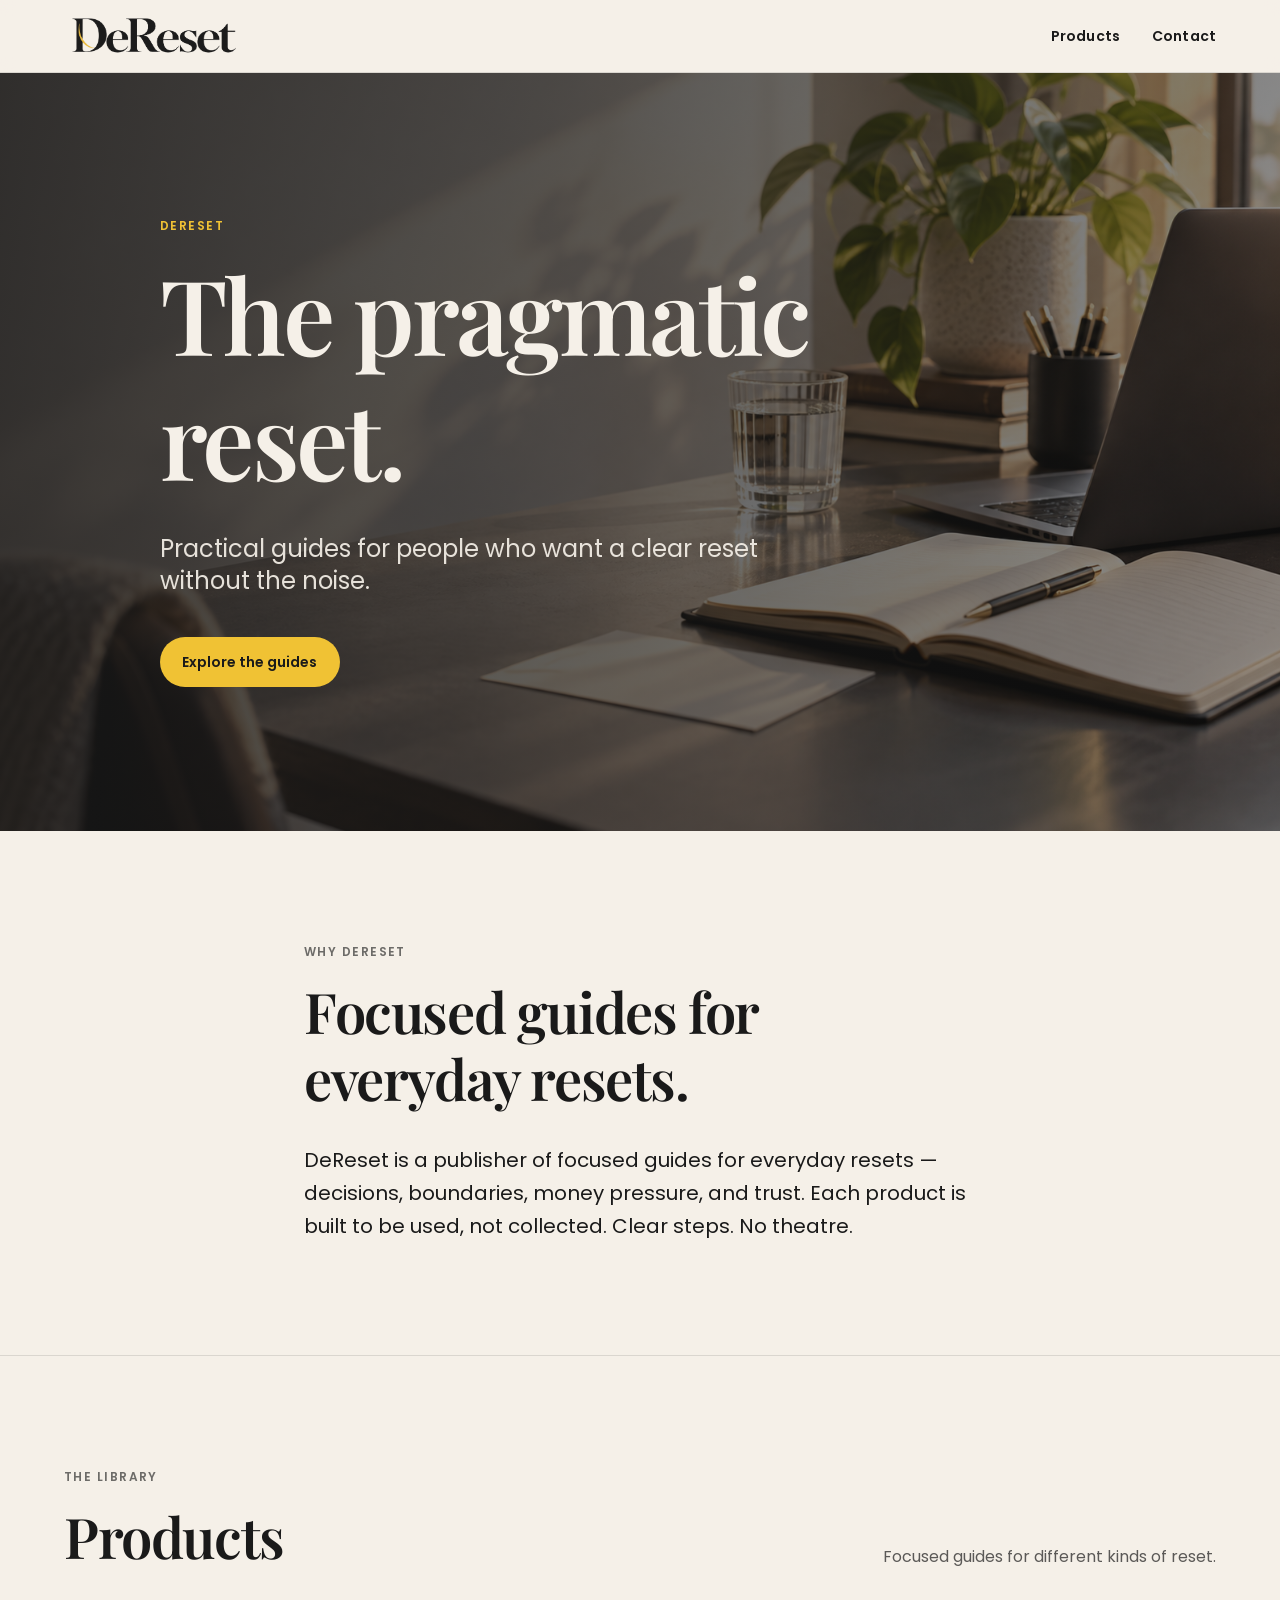
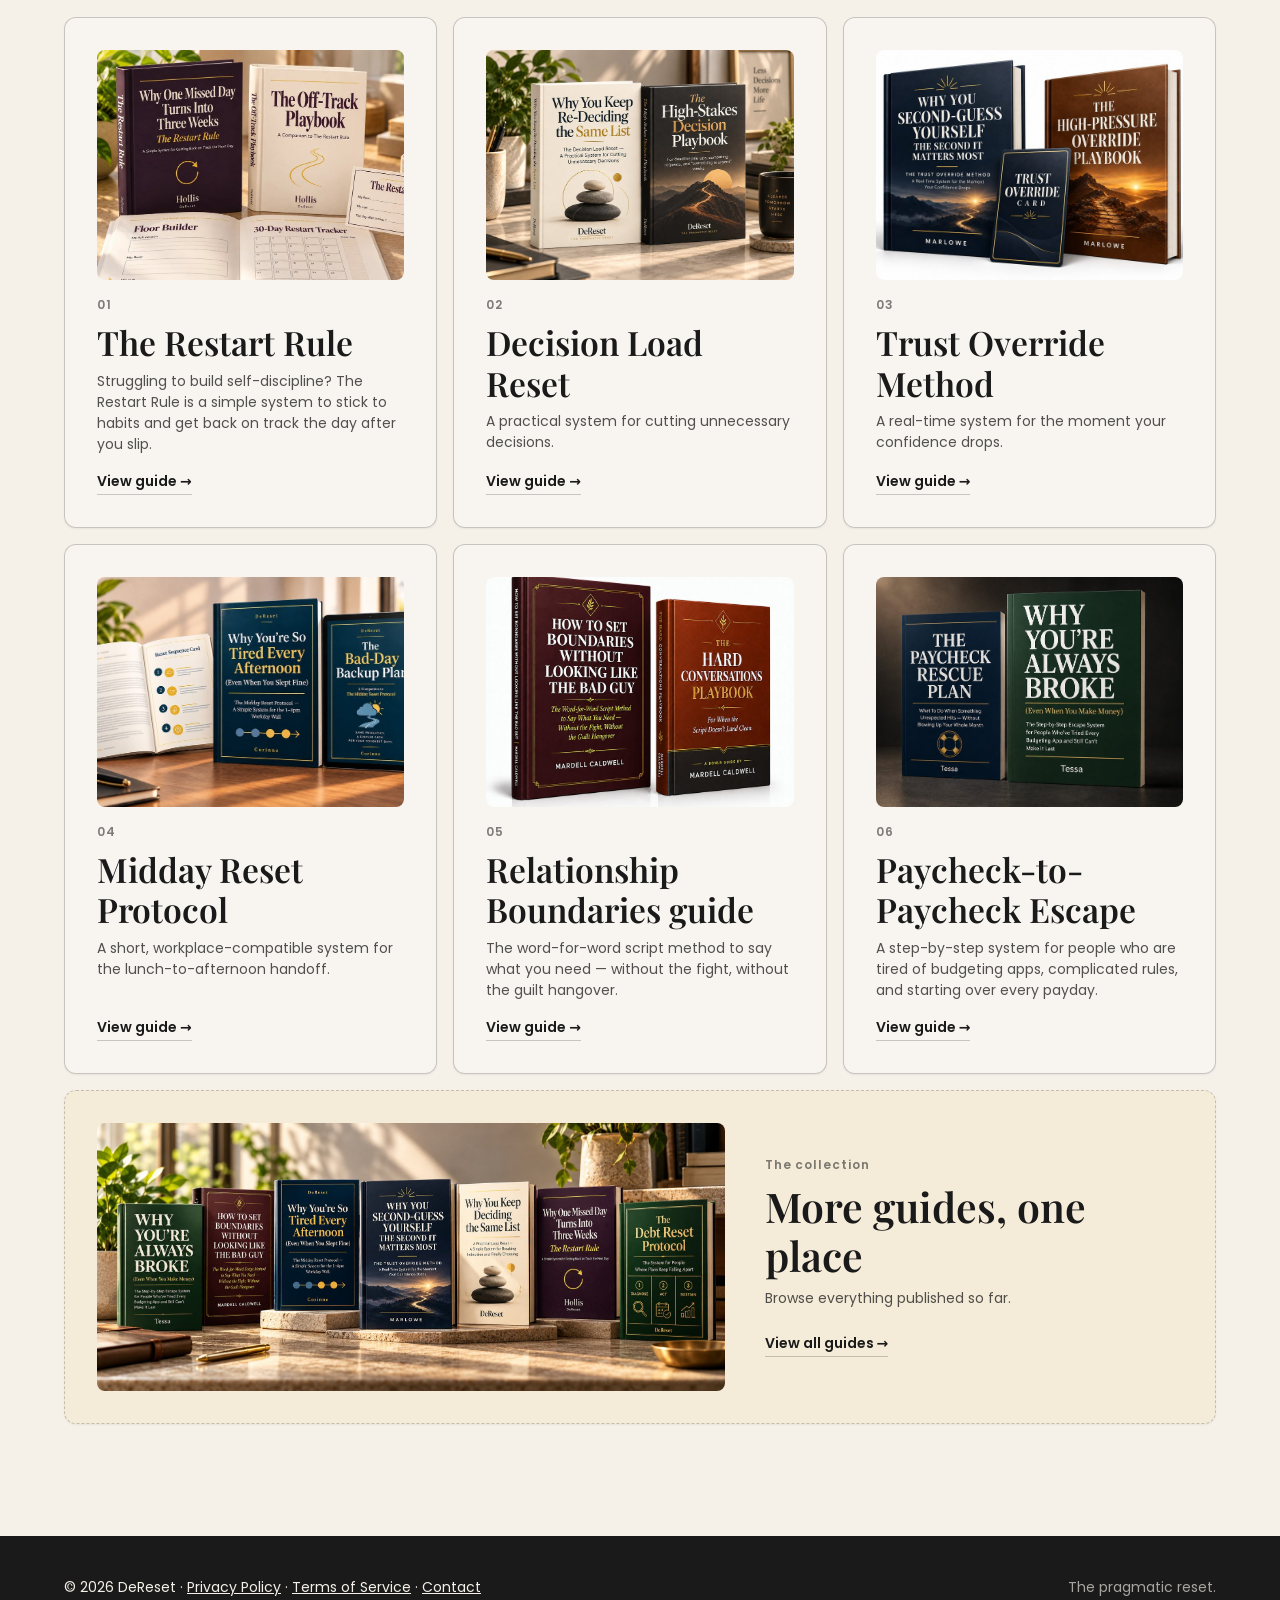
<file: index.html>
<!DOCTYPE html>
<html lang="en">
<head>
  <meta charset="utf-8">
  <meta name="viewport" content="width=device-width, initial-scale=1">

  <title>DeReset — The pragmatic reset.</title>
  <meta name="description" content="DeReset is a publisher of focused guides for everyday resets — decisions, boundaries, money pressure, and trust. Clear steps. No theatre.">

  <link rel="canonical" href="https://dereset.com/">

  <!-- Favicon Package A (locked) -->
  <link rel="icon" type="image/png" sizes="32x32" href="/favicon-32x32.png">
  <link rel="icon" type="image/png" sizes="16x16" href="/favicon-16x16.png">
  <link rel="apple-touch-icon" sizes="180x180" href="/apple-touch-icon.png">
  <link rel="manifest" href="/site.webmanifest">
  <meta name="theme-color" content="#f5f0e8">

  <!-- Open Graph -->
  <meta property="og:type" content="website">
  <meta property="og:url" content="https://dereset.com/">
  <meta property="og:title" content="DeReset — The pragmatic reset.">
  <meta property="og:description" content="DeReset is a publisher of focused guides for everyday resets — decisions, boundaries, money pressure, and trust. Clear steps. No theatre.">
  <meta property="og:site_name" content="DeReset">

  <!-- Twitter -->
  <meta name="twitter:card" content="summary">
  <meta name="twitter:title" content="DeReset — The pragmatic reset.">
  <meta name="twitter:description" content="DeReset is a publisher of focused guides for everyday resets — decisions, boundaries, money pressure, and trust. Clear steps. No theatre.">

  <!-- Fonts: CDN for v1. Loading method remains TODO in design system. -->
  <link rel="preconnect" href="https://fonts.googleapis.com">
  <link rel="preconnect" href="https://fonts.gstatic.com" crossorigin>
  <link href="https://fonts.googleapis.com/css2?family=Playfair+Display:wght@400;500;600&family=Poppins:wght@400;500;600&display=swap" rel="stylesheet">

  <link rel="stylesheet" href="/styles/dereset-tokens.css">
  <link rel="stylesheet" href="/styles/site.css">
</head>
<body>
  <a class="skip-link" href="#main">Skip to content</a>

  <header class="site-header">
    <div class="container header-inner">
      <a class="brand" href="/" aria-label="DeReset home">
        <!-- Dark wordmark on cream header (Decision 005 — supersedes prior light-transparent pairing) -->
        <img
          src="/assets/dereset-wordmark-dark.png"
          alt="DeReset"
          width="220"
          height="73"
        >
      </a>
      <nav aria-label="Primary navigation">
        <a class="nav-link" href="#products">Products</a>
        <a class="nav-link" href="/contact">Contact</a>
      </nav>
    </div>
  </header>

  <main id="main">
    <section class="hero" aria-labelledby="hero-title">
      <div class="container hero-inner">
        <p class="eyebrow">DeReset</p>
        <h1 id="hero-title">The pragmatic reset.</h1>
        <p class="hero-copy">Practical guides for people who want a clear reset without the noise.</p>
        <a class="button" href="#products">Explore the guides</a>
      </div>
    </section>

    <section class="story section" aria-labelledby="story-title">
      <div class="container narrow">
        <p class="section-label">Why DeReset</p>
        <h2 id="story-title">Focused guides for everyday resets.</h2>
        <p>
          DeReset is a publisher of focused guides for everyday resets —
          decisions, boundaries, money pressure, and trust.
          Each product is built to be used, not collected.
          Clear steps. No theatre.
        </p>
      </div>
    </section>

    <section class="products section" id="products" aria-labelledby="products-title">
      <div class="container">
        <div class="section-heading">
          <div>
            <p class="section-label">The library</p>
            <h2 id="products-title">Products</h2>
          </div>
          <p class="section-intro">Focused guides for different kinds of reset.</p>
        </div>

        <div class="product-grid">
          <!-- Product links go to Gumroad listing pages (Decision 008). Blurbs are sourced from each product's own Gumroad description; the PR-006 one-liner was supplied verbatim by AI DPL OS (2026-09-27). Cover images are self-hosted at /assets/products/. Order: newest first. Decision 019 (2026-09-27): six product cards fill the grid (complete rows at 3, 2 and 1 columns); the storefront card sits below the grid as a full-width banner. Product cards are capped at 6. -->
          <article class="product-card">
            <img class="product-card-img" src="/assets/products/restart-rule.jpg" alt="The Restart Rule guide and The Off-Track Playbook on a sunlit counter" loading="lazy">
            <span class="product-number">01</span>
            <h3>The Restart Rule</h3>
            <p class="product-blurb">Struggling to build self-discipline? The Restart Rule is a simple system to stick to habits and get back on track the day after you slip.</p>
            <a class="product-link" href="https://dereset.gumroad.com/l/restart-rule" target="_blank" rel="noopener">View guide →</a>
          </article>

          <article class="product-card">
            <img class="product-card-img" src="/assets/products/decision-load-reset.jpg" alt="Decision Load Reset cover" loading="lazy">
            <span class="product-number">02</span>
            <h3>Decision Load Reset</h3>
            <p class="product-blurb">A practical system for cutting unnecessary decisions.</p>
            <a class="product-link" href="https://dereset.gumroad.com/l/decision-load-reset" target="_blank" rel="noopener">View guide →</a>
          </article>

          <article class="product-card">
            <img class="product-card-img" src="/assets/products/trust-override-method.jpg" alt="Trust Override Method cover" loading="lazy">
            <span class="product-number">03</span>
            <h3>Trust Override Method</h3>
            <p class="product-blurb">A real-time system for the moment your confidence drops.</p>
            <a class="product-link" href="https://dereset.gumroad.com/l/trust-override-method" target="_blank" rel="noopener">View guide →</a>
          </article>

          <article class="product-card">
            <img class="product-card-img" src="/assets/products/midday-reset-protocol.jpg" alt="Midday Reset Protocol cover" loading="lazy">
            <span class="product-number">04</span>
            <h3>Midday Reset Protocol</h3>
            <p class="product-blurb">A short, workplace-compatible system for the lunch-to-afternoon handoff.</p>
            <a class="product-link" href="https://dereset.gumroad.com/l/midday-reset-protocol" target="_blank" rel="noopener">View guide →</a>
          </article>

          <article class="product-card">
            <img class="product-card-img" src="/assets/products/boundaries-without-bad-guy.jpg" alt="Relationship Boundaries guide cover" loading="lazy">
            <span class="product-number">05</span>
            <h3>Relationship Boundaries guide</h3>
            <p class="product-blurb">The word-for-word script method to say what you need — without the fight, without the guilt hangover.</p>
            <a class="product-link" href="https://dereset.gumroad.com/l/boundaries-without-bad-guy" target="_blank" rel="noopener">View guide →</a>
          </article>

          <article class="product-card">
            <img class="product-card-img" src="/assets/products/why-youre-always-broke.jpg" alt="Paycheck-to-Paycheck Escape cover" loading="lazy">
            <span class="product-number">06</span>
            <h3>Paycheck-to-Paycheck Escape</h3>
            <p class="product-blurb">A step-by-step system for people who are tired of budgeting apps, complicated rules, and starting over every payday.</p>
            <a class="product-link" href="https://dereset.gumroad.com/l/why-youre-always-broke" target="_blank" rel="noopener">View guide →</a>
          </article>
        </div>

        <div class="storefront-banner">
          <img class="storefront-banner-img" src="/assets/products/collection-banner.jpg" alt="The DeReset guides standing together on a sunlit counter" width="1919" height="820" loading="lazy">
          <div class="storefront-banner-body">
            <span class="product-number">The collection</span>
            <h3>More guides, one place</h3>
            <p class="product-blurb">Browse everything published so far.</p>
            <a class="product-link" href="https://dereset.gumroad.com" target="_blank" rel="noopener">View all guides →</a>
          </div>
        </div>
      </div>
    </section>
  </main>

  <footer class="site-footer">
    <div class="container footer-inner">
      <p>&copy; 2026 DeReset &middot; <a href="/privacy">Privacy Policy</a> &middot; <a href="/terms">Terms of Service</a> &middot; <a href="/contact">Contact</a></p>
      <p class="footer-note">The pragmatic reset.</p>
    </div>
  </footer>
</body>
</html>
</file>
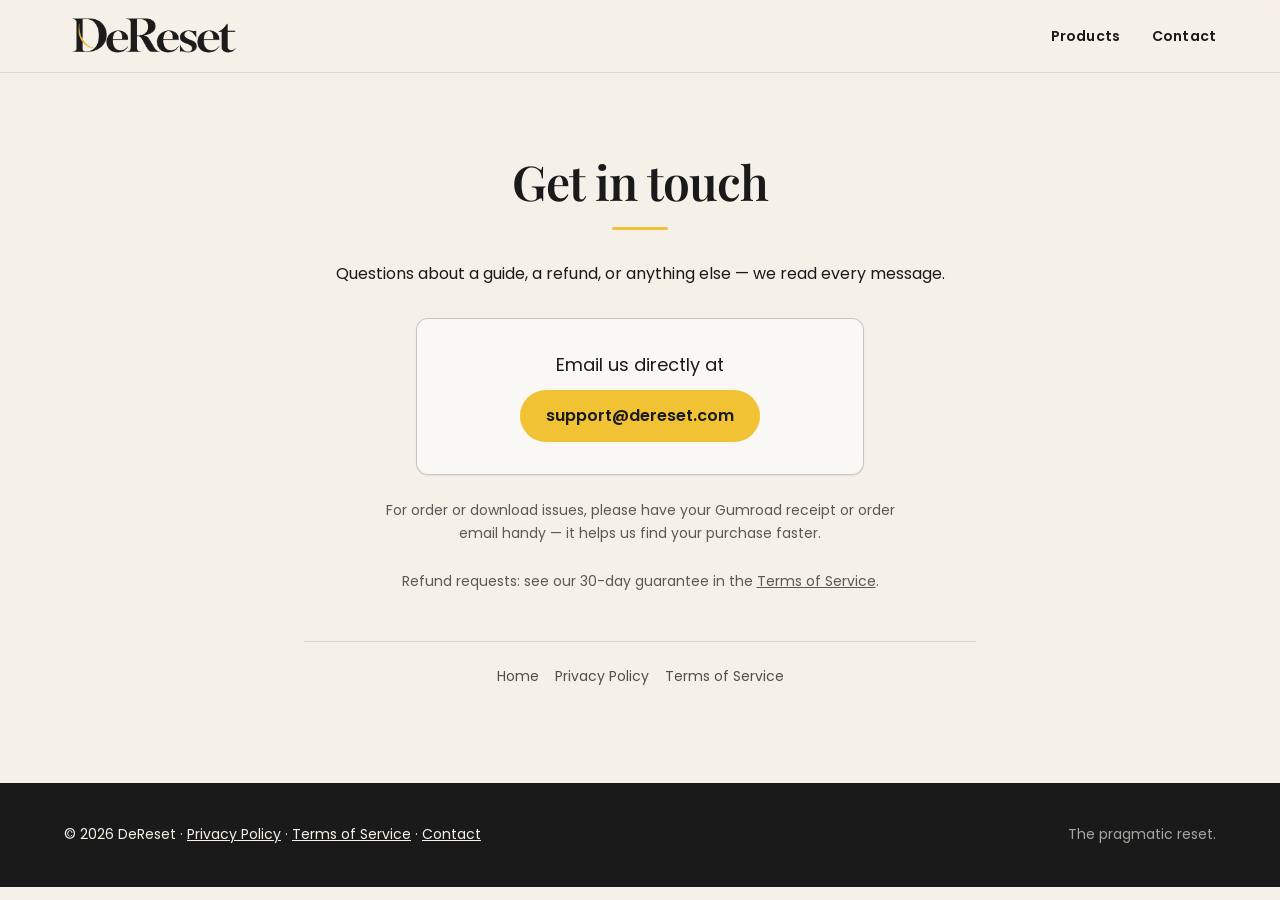
<file: contact.html>
<!DOCTYPE html>
<html lang="en">
<head>
  <meta charset="utf-8">
  <meta name="viewport" content="width=device-width, initial-scale=1">

  <title>Contact — DeReset</title>
  <meta name="description" content="Get in touch with DeReset — questions, order issues, and refund requests.">

  <link rel="canonical" href="https://dereset.com/contact">

  <!-- Favicon Package A (locked) -->
  <link rel="icon" type="image/png" sizes="32x32" href="/favicon-32x32.png">
  <link rel="icon" type="image/png" sizes="16x16" href="/favicon-16x16.png">
  <link rel="apple-touch-icon" sizes="180x180" href="/apple-touch-icon.png">
  <link rel="manifest" href="/site.webmanifest">
  <meta name="theme-color" content="#f5f0e8">

  <!-- Open Graph -->
  <meta property="og:type" content="website">
  <meta property="og:url" content="https://dereset.com/contact">
  <meta property="og:title" content="Contact — DeReset">
  <meta property="og:description" content="Get in touch with DeReset — questions, order issues, and refund requests.">
  <meta property="og:site_name" content="DeReset">

  <!-- Twitter -->
  <meta name="twitter:card" content="summary">
  <meta name="twitter:title" content="Contact — DeReset">
  <meta name="twitter:description" content="Get in touch with DeReset — questions, order issues, and refund requests.">

  <!-- Fonts: CDN for v1. Loading method remains TODO in design system. -->
  <link rel="preconnect" href="https://fonts.googleapis.com">
  <link rel="preconnect" href="https://fonts.gstatic.com" crossorigin>
  <link href="https://fonts.googleapis.com/css2?family=Playfair+Display:wght@400;500;600&family=Poppins:wght@400;500;600&display=swap" rel="stylesheet">

  <link rel="stylesheet" href="/styles/dereset-tokens.css">
  <link rel="stylesheet" href="/styles/site.css">
  <link rel="stylesheet" href="/styles/legal.css">
</head>
<body>
  <a class="skip-link" href="#main">Skip to content</a>

  <header class="site-header">
    <div class="container header-inner">
      <a class="brand" href="/" aria-label="DeReset home">
        <img
          src="/assets/dereset-wordmark-dark.png"
          alt="DeReset"
          width="220"
          height="73"
        >
      </a>
      <nav aria-label="Primary navigation">
        <a class="nav-link" href="/#products">Products</a>
        <a class="nav-link" href="/contact">Contact</a>
      </nav>
    </div>
  </header>

  <main id="main" class="legal-main">
    <div class="container narrow contact-hero">
      <h1 class="legal-title">Get in touch</h1>
      <div class="gold-rule"></div>
      <p>Questions about a guide, a refund, or anything else — we read every message.</p>

      <div class="contact-card">
        <p class="lead">Email us directly at</p>
        <a class="email-button" href="mailto:support@dereset.com">support@dereset.com</a>
      </div>

      <p class="contact-note">For order or download issues, please have your Gumroad receipt or order email handy — it helps us find your purchase faster.</p>
      <p class="contact-note">Refund requests: see our 30-day guarantee in the <a class="inline-link" href="/terms">Terms of Service</a>.</p>

      <div class="legal-nav legal-nav-center">
        <a href="/">Home</a>
        <a href="/privacy">Privacy Policy</a>
        <a href="/terms">Terms of Service</a>
      </div>
    </div>
  </main>

  <footer class="site-footer">
    <div class="container footer-inner">
      <p>&copy; 2026 DeReset &middot; <a href="/privacy">Privacy Policy</a> &middot; <a href="/terms">Terms of Service</a> &middot; <a href="/contact">Contact</a></p>
      <p class="footer-note">The pragmatic reset.</p>
    </div>
  </footer>
</body>
</html>
</file>
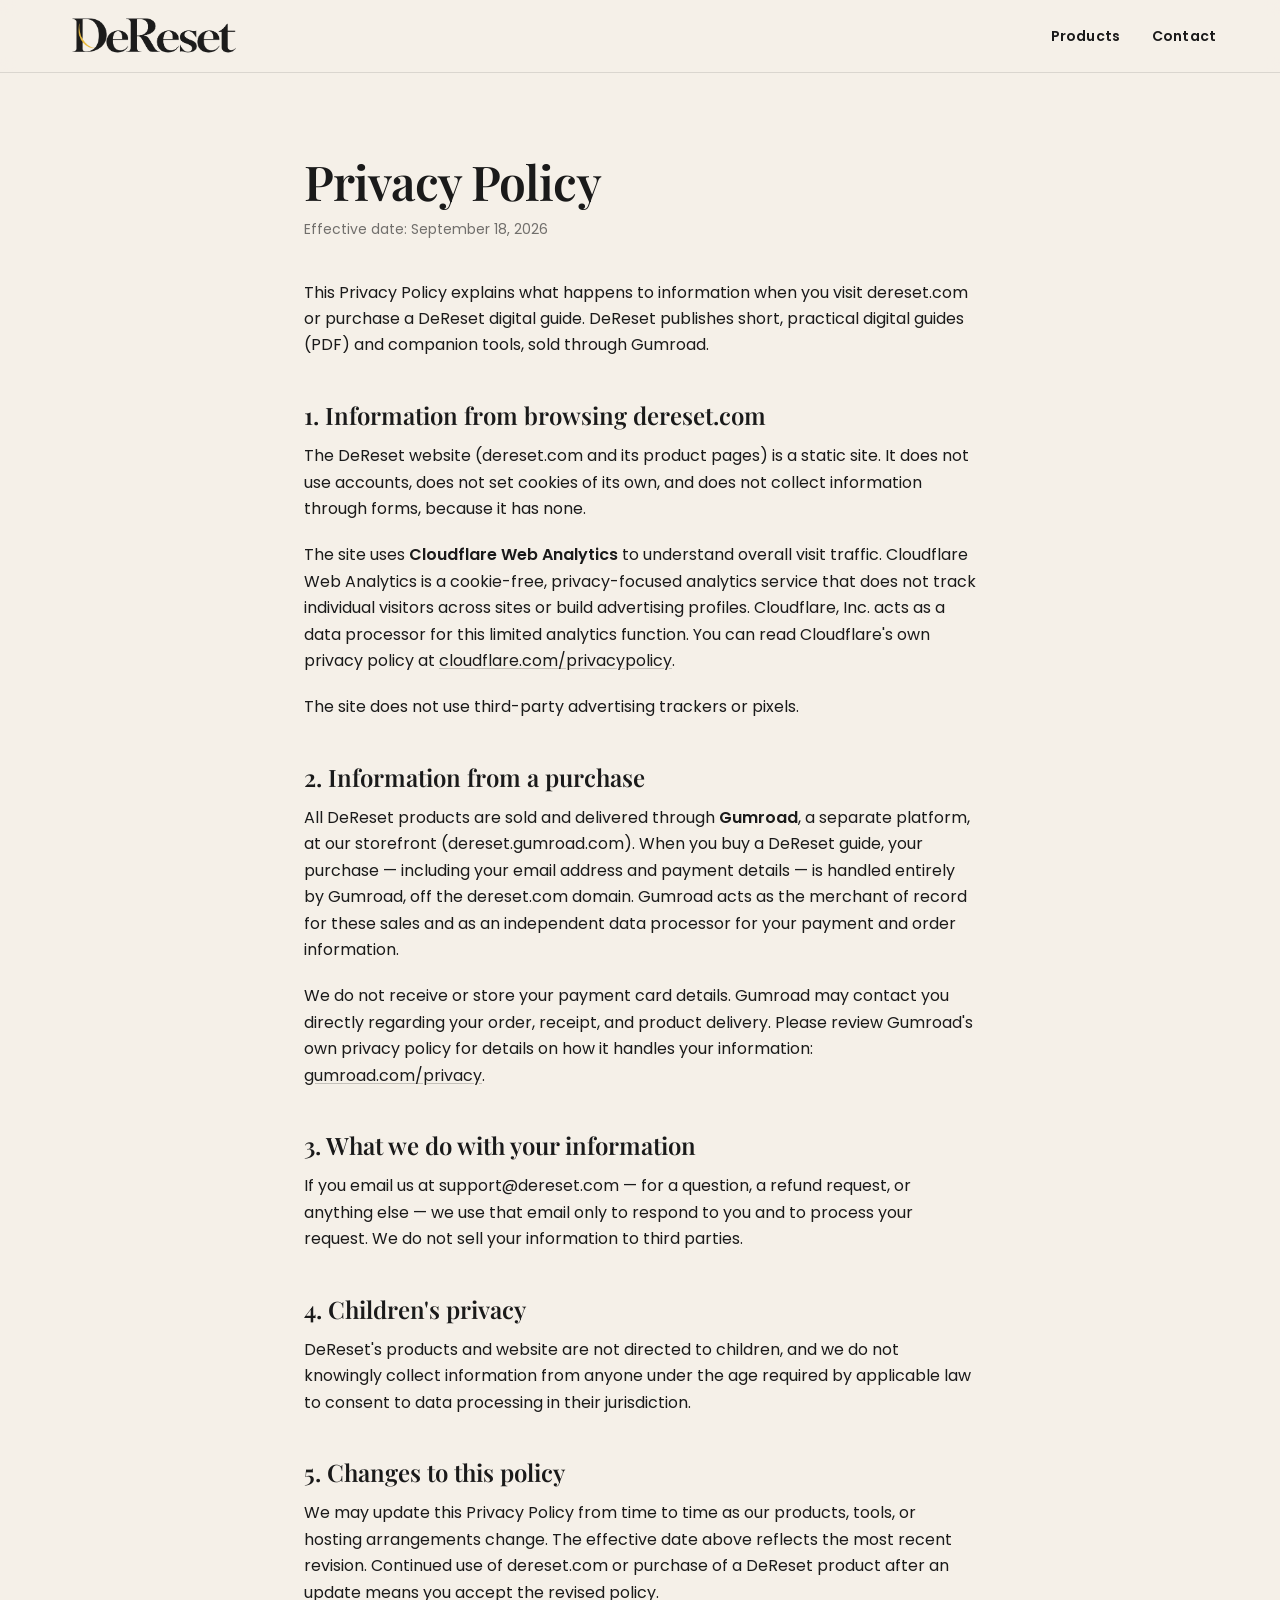
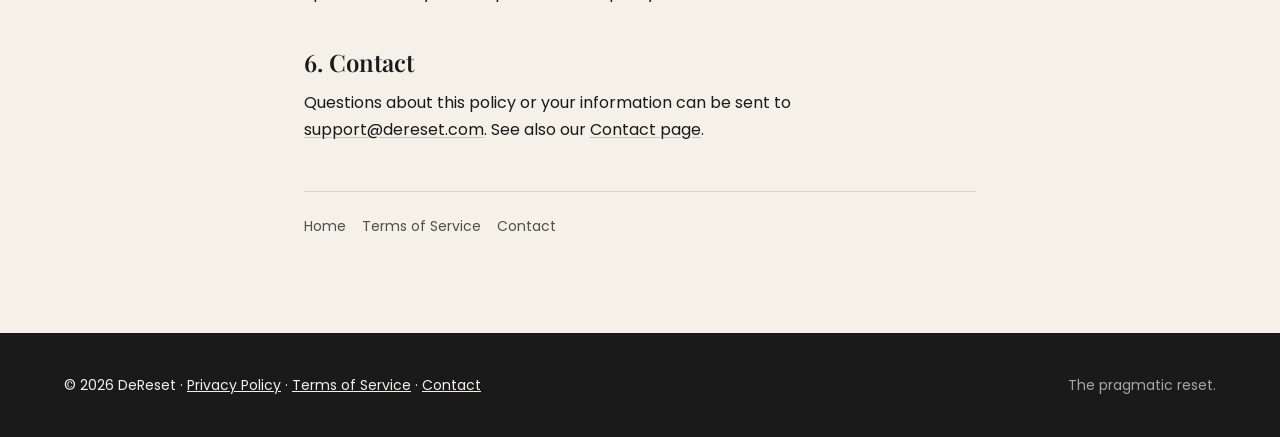
<file: privacy.html>
<!DOCTYPE html>
<html lang="en">
<head>
  <meta charset="utf-8">
  <meta name="viewport" content="width=device-width, initial-scale=1">

  <title>Privacy Policy — DeReset</title>
  <meta name="description" content="How DeReset handles information when you visit dereset.com or purchase a DeReset digital guide.">

  <link rel="canonical" href="https://dereset.com/privacy">

  <!-- Favicon Package A (locked) -->
  <link rel="icon" type="image/png" sizes="32x32" href="/favicon-32x32.png">
  <link rel="icon" type="image/png" sizes="16x16" href="/favicon-16x16.png">
  <link rel="apple-touch-icon" sizes="180x180" href="/apple-touch-icon.png">
  <link rel="manifest" href="/site.webmanifest">
  <meta name="theme-color" content="#f5f0e8">

  <!-- Open Graph -->
  <meta property="og:type" content="website">
  <meta property="og:url" content="https://dereset.com/privacy">
  <meta property="og:title" content="Privacy Policy — DeReset">
  <meta property="og:description" content="How DeReset handles information when you visit dereset.com or purchase a DeReset digital guide.">
  <meta property="og:site_name" content="DeReset">

  <!-- Twitter -->
  <meta name="twitter:card" content="summary">
  <meta name="twitter:title" content="Privacy Policy — DeReset">
  <meta name="twitter:description" content="How DeReset handles information when you visit dereset.com or purchase a DeReset digital guide.">

  <!-- Fonts: CDN for v1. Loading method remains TODO in design system. -->
  <link rel="preconnect" href="https://fonts.googleapis.com">
  <link rel="preconnect" href="https://fonts.gstatic.com" crossorigin>
  <link href="https://fonts.googleapis.com/css2?family=Playfair+Display:wght@400;500;600&family=Poppins:wght@400;500;600&display=swap" rel="stylesheet">

  <link rel="stylesheet" href="/styles/dereset-tokens.css">
  <link rel="stylesheet" href="/styles/site.css">
  <link rel="stylesheet" href="/styles/legal.css">
</head>
<body>
  <a class="skip-link" href="#main">Skip to content</a>

  <header class="site-header">
    <div class="container header-inner">
      <a class="brand" href="/" aria-label="DeReset home">
        <img
          src="/assets/dereset-wordmark-dark.png"
          alt="DeReset"
          width="220"
          height="73"
        >
      </a>
      <nav aria-label="Primary navigation">
        <a class="nav-link" href="/#products">Products</a>
        <a class="nav-link" href="/contact">Contact</a>
      </nav>
    </div>
  </header>

  <main id="main" class="legal-main">
    <div class="container narrow">
      <h1 class="legal-title">Privacy Policy</h1>
      <p class="legal-effective-date">Effective date: September 18, 2026</p>

      <div class="legal-body">
        <p>This Privacy Policy explains what happens to information when you visit dereset.com or purchase a DeReset digital guide. DeReset publishes short, practical digital guides (PDF) and companion tools, sold through Gumroad.</p>

        <h2>1. Information from browsing dereset.com</h2>
        <p>The DeReset website (dereset.com and its product pages) is a static site. It does not use accounts, does not set cookies of its own, and does not collect information through forms, because it has none.</p>
        <p>The site uses <strong>Cloudflare Web Analytics</strong> to understand overall visit traffic. Cloudflare Web Analytics is a cookie-free, privacy-focused analytics service that does not track individual visitors across sites or build advertising profiles. Cloudflare, Inc. acts as a data processor for this limited analytics function. You can read Cloudflare's own privacy policy at <a href="https://www.cloudflare.com/privacypolicy/" target="_blank" rel="noopener">cloudflare.com/privacypolicy</a>.</p>
        <p>The site does not use third-party advertising trackers or pixels.</p>

        <h2>2. Information from a purchase</h2>
        <p>All DeReset products are sold and delivered through <strong>Gumroad</strong>, a separate platform, at our storefront (dereset.gumroad.com). When you buy a DeReset guide, your purchase — including your email address and payment details — is handled entirely by Gumroad, off the dereset.com domain. Gumroad acts as the merchant of record for these sales and as an independent data processor for your payment and order information.</p>
        <p>We do not receive or store your payment card details. Gumroad may contact you directly regarding your order, receipt, and product delivery. Please review Gumroad's own privacy policy for details on how it handles your information: <a href="https://gumroad.com/privacy" target="_blank" rel="noopener">gumroad.com/privacy</a>.</p>

        <h2>3. What we do with your information</h2>
        <p>If you email us at support@dereset.com — for a question, a refund request, or anything else — we use that email only to respond to you and to process your request. We do not sell your information to third parties.</p>

        <h2>4. Children's privacy</h2>
        <p>DeReset's products and website are not directed to children, and we do not knowingly collect information from anyone under the age required by applicable law to consent to data processing in their jurisdiction.</p>

        <h2>5. Changes to this policy</h2>
        <p>We may update this Privacy Policy from time to time as our products, tools, or hosting arrangements change. The effective date above reflects the most recent revision. Continued use of dereset.com or purchase of a DeReset product after an update means you accept the revised policy.</p>

        <h2>6. Contact</h2>
        <p>Questions about this policy or your information can be sent to <a href="mailto:support@dereset.com">support@dereset.com</a>. See also our <a href="/contact">Contact page</a>.</p>
      </div>

      <div class="legal-nav">
        <a href="/">Home</a>
        <a href="/terms">Terms of Service</a>
        <a href="/contact">Contact</a>
      </div>
    </div>
  </main>

  <footer class="site-footer">
    <div class="container footer-inner">
      <p>&copy; 2026 DeReset &middot; <a href="/privacy">Privacy Policy</a> &middot; <a href="/terms">Terms of Service</a> &middot; <a href="/contact">Contact</a></p>
      <p class="footer-note">The pragmatic reset.</p>
    </div>
  </footer>
</body>
</html>
</file>
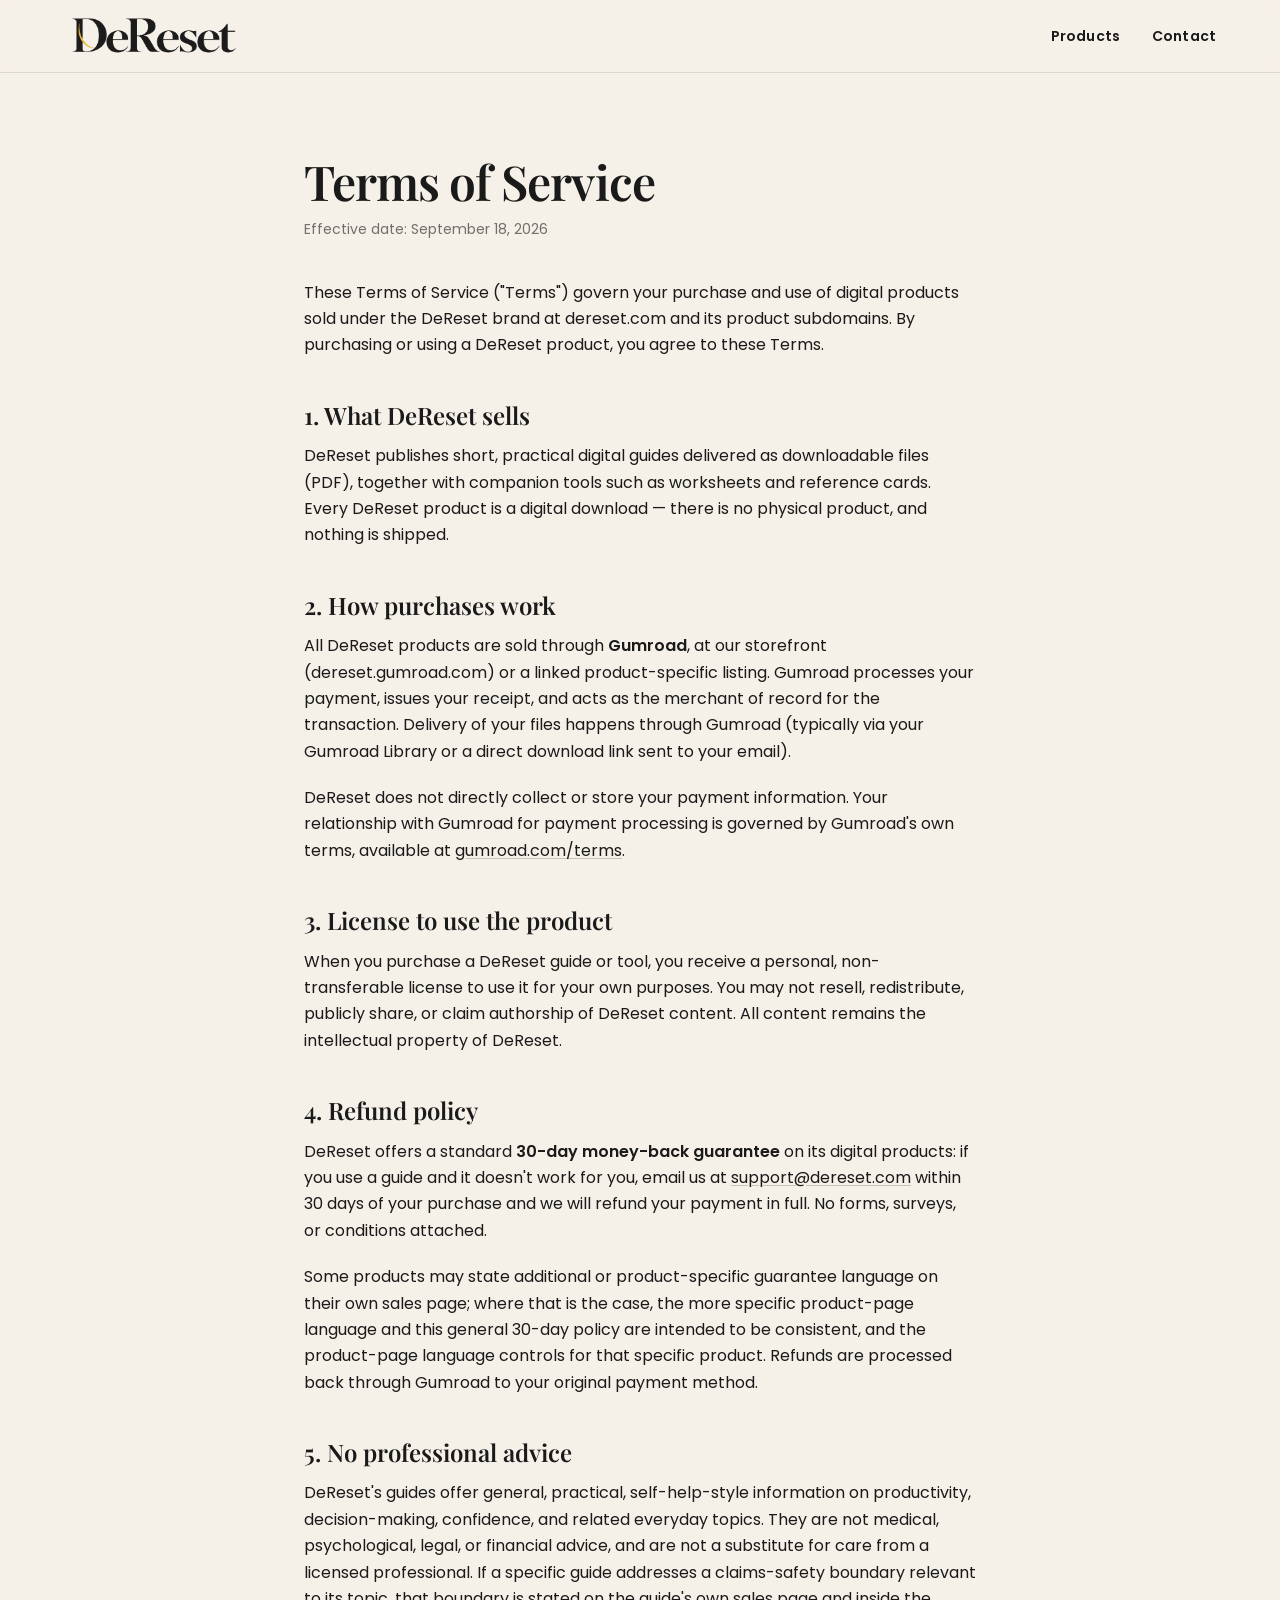
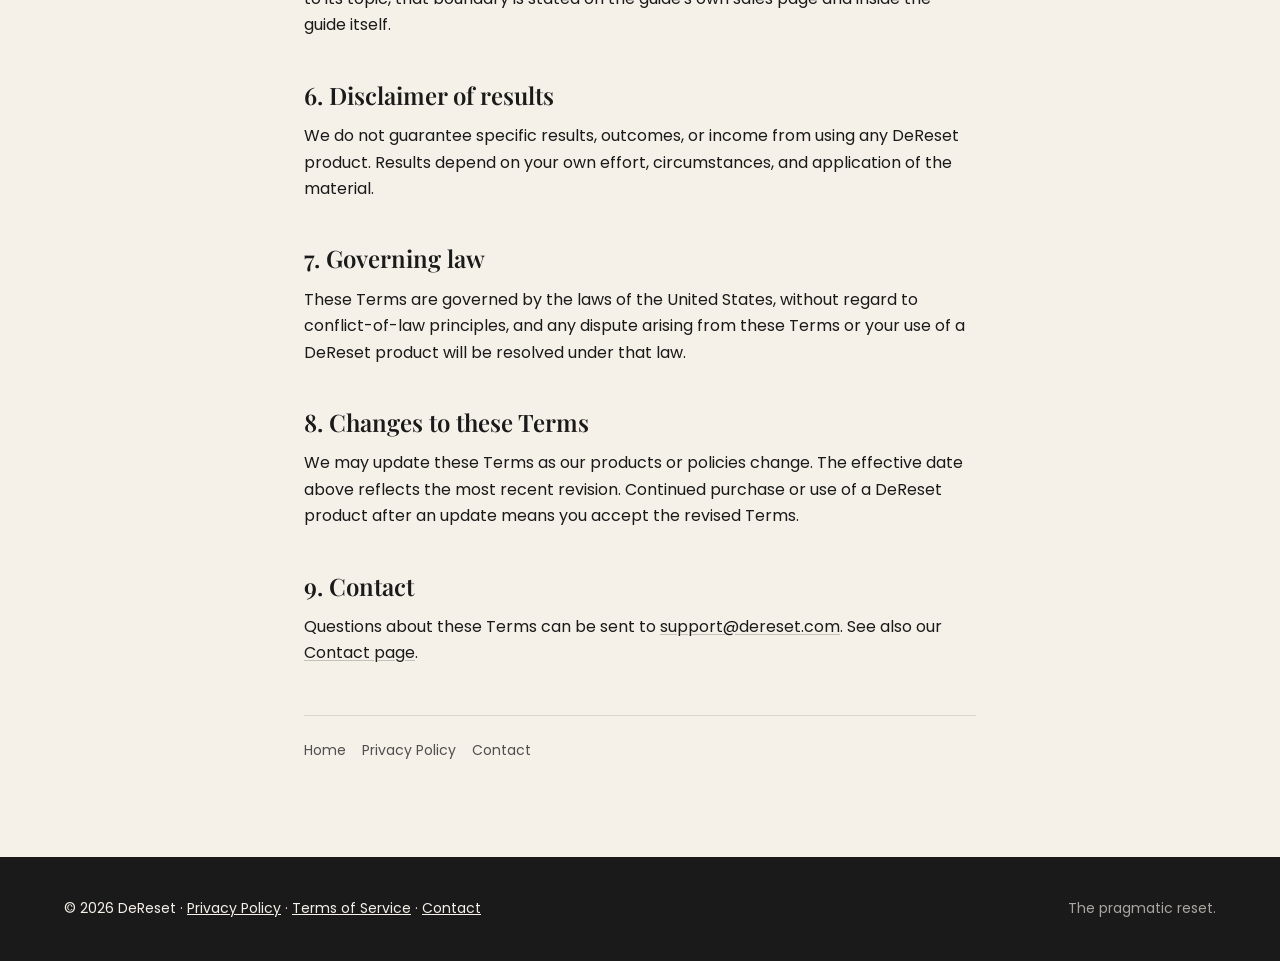
<file: terms.html>
<!DOCTYPE html>
<html lang="en">
<head>
  <meta charset="utf-8">
  <meta name="viewport" content="width=device-width, initial-scale=1">

  <title>Terms of Service — DeReset</title>
  <meta name="description" content="The terms that govern purchasing and using DeReset's digital guides.">

  <link rel="canonical" href="https://dereset.com/terms">

  <!-- Favicon Package A (locked) -->
  <link rel="icon" type="image/png" sizes="32x32" href="/favicon-32x32.png">
  <link rel="icon" type="image/png" sizes="16x16" href="/favicon-16x16.png">
  <link rel="apple-touch-icon" sizes="180x180" href="/apple-touch-icon.png">
  <link rel="manifest" href="/site.webmanifest">
  <meta name="theme-color" content="#f5f0e8">

  <!-- Open Graph -->
  <meta property="og:type" content="website">
  <meta property="og:url" content="https://dereset.com/terms">
  <meta property="og:title" content="Terms of Service — DeReset">
  <meta property="og:description" content="The terms that govern purchasing and using DeReset's digital guides.">
  <meta property="og:site_name" content="DeReset">

  <!-- Twitter -->
  <meta name="twitter:card" content="summary">
  <meta name="twitter:title" content="Terms of Service — DeReset">
  <meta name="twitter:description" content="The terms that govern purchasing and using DeReset's digital guides.">

  <!-- Fonts: CDN for v1. Loading method remains TODO in design system. -->
  <link rel="preconnect" href="https://fonts.googleapis.com">
  <link rel="preconnect" href="https://fonts.gstatic.com" crossorigin>
  <link href="https://fonts.googleapis.com/css2?family=Playfair+Display:wght@400;500;600&family=Poppins:wght@400;500;600&display=swap" rel="stylesheet">

  <link rel="stylesheet" href="/styles/dereset-tokens.css">
  <link rel="stylesheet" href="/styles/site.css">
  <link rel="stylesheet" href="/styles/legal.css">
</head>
<body>
  <a class="skip-link" href="#main">Skip to content</a>

  <header class="site-header">
    <div class="container header-inner">
      <a class="brand" href="/" aria-label="DeReset home">
        <img
          src="/assets/dereset-wordmark-dark.png"
          alt="DeReset"
          width="220"
          height="73"
        >
      </a>
      <nav aria-label="Primary navigation">
        <a class="nav-link" href="/#products">Products</a>
        <a class="nav-link" href="/contact">Contact</a>
      </nav>
    </div>
  </header>

  <main id="main" class="legal-main">
    <div class="container narrow">
      <h1 class="legal-title">Terms of Service</h1>
      <p class="legal-effective-date">Effective date: September 18, 2026</p>

      <div class="legal-body">
        <p>These Terms of Service ("Terms") govern your purchase and use of digital products sold under the DeReset brand at dereset.com and its product subdomains. By purchasing or using a DeReset product, you agree to these Terms.</p>

        <h2>1. What DeReset sells</h2>
        <p>DeReset publishes short, practical digital guides delivered as downloadable files (PDF), together with companion tools such as worksheets and reference cards. Every DeReset product is a digital download — there is no physical product, and nothing is shipped.</p>

        <h2>2. How purchases work</h2>
        <p>All DeReset products are sold through <strong>Gumroad</strong>, at our storefront (dereset.gumroad.com) or a linked product-specific listing. Gumroad processes your payment, issues your receipt, and acts as the merchant of record for the transaction. Delivery of your files happens through Gumroad (typically via your Gumroad Library or a direct download link sent to your email).</p>
        <p>DeReset does not directly collect or store your payment information. Your relationship with Gumroad for payment processing is governed by Gumroad's own terms, available at <a href="https://gumroad.com/terms" target="_blank" rel="noopener">gumroad.com/terms</a>.</p>

        <h2>3. License to use the product</h2>
        <p>When you purchase a DeReset guide or tool, you receive a personal, non-transferable license to use it for your own purposes. You may not resell, redistribute, publicly share, or claim authorship of DeReset content. All content remains the intellectual property of DeReset.</p>

        <h2>4. Refund policy</h2>
        <p>DeReset offers a standard <strong>30-day money-back guarantee</strong> on its digital products: if you use a guide and it doesn't work for you, email us at <a href="mailto:support@dereset.com">support@dereset.com</a> within 30 days of your purchase and we will refund your payment in full. No forms, surveys, or conditions attached.</p>
        <p>Some products may state additional or product-specific guarantee language on their own sales page; where that is the case, the more specific product-page language and this general 30-day policy are intended to be consistent, and the product-page language controls for that specific product. Refunds are processed back through Gumroad to your original payment method.</p>

        <h2>5. No professional advice</h2>
        <p>DeReset's guides offer general, practical, self-help-style information on productivity, decision-making, confidence, and related everyday topics. They are not medical, psychological, legal, or financial advice, and are not a substitute for care from a licensed professional. If a specific guide addresses a claims-safety boundary relevant to its topic, that boundary is stated on the guide's own sales page and inside the guide itself.</p>

        <h2>6. Disclaimer of results</h2>
        <p>We do not guarantee specific results, outcomes, or income from using any DeReset product. Results depend on your own effort, circumstances, and application of the material.</p>

        <h2>7. Governing law</h2>
        <p>These Terms are governed by the laws of the United States, without regard to conflict-of-law principles, and any dispute arising from these Terms or your use of a DeReset product will be resolved under that law.</p>

        <h2>8. Changes to these Terms</h2>
        <p>We may update these Terms as our products or policies change. The effective date above reflects the most recent revision. Continued purchase or use of a DeReset product after an update means you accept the revised Terms.</p>

        <h2>9. Contact</h2>
        <p>Questions about these Terms can be sent to <a href="mailto:support@dereset.com">support@dereset.com</a>. See also our <a href="/contact">Contact page</a>.</p>
      </div>

      <div class="legal-nav">
        <a href="/">Home</a>
        <a href="/privacy">Privacy Policy</a>
        <a href="/contact">Contact</a>
      </div>
    </div>
  </main>

  <footer class="site-footer">
    <div class="container footer-inner">
      <p>&copy; 2026 DeReset &middot; <a href="/privacy">Privacy Policy</a> &middot; <a href="/terms">Terms of Service</a> &middot; <a href="/contact">Contact</a></p>
      <p class="footer-note">The pragmatic reset.</p>
    </div>
  </footer>
</body>
</html>
</file>
<file: styles/site.css>
/**
 * DeReset Brand Hub — merged Step 4.4 styles
 * Tokens: /styles/dereset-tokens.css
 *
 * Design intent:
 * - Charcoal hero for presence (uploaded package strength)
 * - Cream body + light wordmark in header (correct contrast)
 * - Editorial type scale with clamp()
 * - Structural product cards only — no invented claims
 */

*,
*::before,
*::after {
  box-sizing: border-box;
}

html {
  scroll-behavior: smooth;
}

body {
  margin: 0;
  background: var(--color-bg);
  color: var(--color-text);
  font-family: var(--font-body);
  font-size: var(--text-base);
  line-height: var(--leading-normal);
  text-rendering: optimizeLegibility;
  -webkit-font-smoothing: antialiased;
}

img {
  max-width: 100%;
  height: auto;
  display: block;
}

a {
  color: inherit;
}

/* ---------- Accessibility ---------- */
.skip-link {
  position: fixed;
  left: var(--space-4);
  top: var(--space-4);
  z-index: 200;
  padding: var(--space-3) var(--space-4);
  background: var(--color-charcoal);
  color: var(--color-cream);
  text-decoration: none;
  font-size: var(--text-sm);
  font-weight: var(--font-weight-medium);
  border-radius: var(--radius-sm);
  transform: translateY(-200%);
  transition: transform var(--transition-fast);
}

.skip-link:focus {
  transform: translateY(0);
}

:focus-visible {
  outline: var(--focus-ring-width) solid var(--focus-ring-color);
  outline-offset: var(--focus-ring-offset);
}

/* ---------- Layout ---------- */
.container {
  width: min(calc(100% - 2rem), var(--content-max));
  margin-inline: auto;
}

.narrow {
  width: min(calc(100% - 2rem), var(--content-narrow));
  margin-inline: auto;
}

/* ---------- Header (cream / light wordmark) ---------- */
.site-header {
  position: sticky;
  top: 0;
  z-index: 100;
  min-height: var(--header-height);
  border-bottom: var(--border-width) solid var(--color-border);
  background: rgba(245, 240, 232, 0.94);
  backdrop-filter: blur(8px);
}

.header-inner {
  min-height: var(--header-height);
  display: flex;
  align-items: center;
  justify-content: space-between;
  gap: var(--space-6);
}

.brand {
  display: inline-flex;
  align-items: center;
  text-decoration: none;
}

.brand img {
  width: 156px;
  height: auto;
}

@media (min-width: 768px) {
  .brand img {
    width: 180px;
  }
}

.nav-link {
  font-size: var(--text-sm);
  font-weight: var(--font-weight-semibold);
  text-decoration: none;
  letter-spacing: 0.01em;
}

.nav-link:hover {
  color: var(--color-accent);
}

/* ---------- Hero (photo background + dark overlay for text) ---------- */
.hero {
  position: relative;
  isolation: isolate;
  padding-block: clamp(5rem, 12vw, 9rem);
  color: var(--color-text-on-dark);
  background-color: var(--color-charcoal);
  background-image: url("/assets/hero-background.png");
  background-size: cover;
  background-position: center right;
  background-repeat: no-repeat;
}

.hero::before {
  content: "";
  position: absolute;
  inset: 0;
  z-index: -1;
  background: linear-gradient(
    105deg,
    rgba(26, 26, 26, 0.88) 0%,
    rgba(26, 26, 26, 0.72) 42%,
    rgba(26, 26, 26, 0.45) 100%
  );
}

.hero-inner {
  position: relative;
  max-width: 60rem;
}

.eyebrow,
.section-label {
  margin: 0 0 var(--space-4);
  font-size: var(--text-xs);
  font-weight: var(--font-weight-semibold);
  letter-spacing: 0.12em;
  text-transform: uppercase;
}

.eyebrow {
  color: var(--color-gold);
}

.hero h1,
.section h2,
.product-card h3,
.storefront-banner h3 {
  font-family: var(--font-display);
  font-weight: var(--font-weight-semibold);
  line-height: var(--leading-tight);
}

.hero h1 {
  max-width: 12ch;
  margin: 0;
  font-size: clamp(3rem, 9vw, 6.5rem);
  letter-spacing: -0.035em;
}

.hero-copy {
  max-width: 40rem;
  margin: var(--space-8) 0 0;
  font-size: clamp(var(--text-lg), 2.5vw, var(--text-2xl));
  line-height: var(--leading-snug);
  opacity: 0.92;
}

.button {
  display: inline-flex;
  align-items: center;
  justify-content: center;
  margin-top: var(--space-10);
  padding: 0.9rem 1.4rem;
  background: var(--color-gold);
  color: var(--color-charcoal);
  font-size: var(--text-sm);
  font-weight: var(--font-weight-semibold);
  text-decoration: none;
  border-radius: var(--radius-full);
  transition: transform var(--transition-fast), background-color var(--transition-fast);
}

.button:hover {
  transform: translateY(-1px);
  background: #f3cb4a;
}

/* ---------- Story ---------- */
.section {
  padding-block: clamp(4rem, 9vw, 7rem);
}

.story {
  background: var(--color-bg);
}

.section-label {
  color: var(--color-text);
  opacity: 0.62;
}

.section h2 {
  margin: 0;
  font-size: clamp(2.25rem, 5vw, 3.5rem);
  letter-spacing: -0.025em;
}

.story p:last-child {
  margin: var(--space-8) 0 0;
  font-size: clamp(var(--text-lg), 2.2vw, var(--text-xl));
  line-height: var(--leading-relaxed);
}

/* ---------- Products ---------- */
.products {
  border-top: var(--border-width) solid var(--color-border);
}

.section-heading {
  display: flex;
  align-items: end;
  justify-content: space-between;
  gap: var(--space-8);
  margin-bottom: var(--space-12);
}

.section-intro {
  max-width: 28rem;
  margin: 0;
  opacity: 0.7;
}

.product-grid {
  display: grid;
  grid-template-columns: repeat(3, minmax(0, 1fr));
  gap: var(--space-4);
  align-items: stretch;
}

.product-card {
  min-height: 13rem;
  padding: var(--space-8);
  border: var(--border-width) solid var(--color-border-strong);
  border-radius: var(--radius-lg);
  background: rgba(255, 255, 255, 0.35);
  box-shadow: var(--shadow-sm);
  display: flex;
  flex-direction: column;
  gap: var(--space-2);
}

.product-number {
  font-size: var(--text-xs);
  font-weight: var(--font-weight-semibold);
  letter-spacing: 0.08em;
  opacity: 0.55;
}

.product-card h3 {
  max-width: 18ch;
  margin: 0;
  font-size: clamp(1.5rem, 2.8vw, 2.1rem);
}

.product-status {
  margin: var(--space-6) 0 0;
  font-size: var(--text-sm);
  font-weight: var(--font-weight-semibold);
  opacity: 0.6;
}

/* Product card image (Decision 008) */
.product-card-img {
  width: 100%;
  aspect-ratio: 4 / 3;
  object-fit: cover;
  display: block;
  border-radius: var(--radius-md);
  margin-bottom: var(--space-2);
  background: var(--color-border);
}

/* One-line product descriptor, sourced from Gumroad listing copy (Decision 008) */
.product-blurb {
  margin: 0;
  font-size: var(--text-sm);
  line-height: var(--leading-normal);
  opacity: 0.75;
}

.product-link {
  display: inline-block;
  margin-top: auto;
  padding-top: var(--space-2);
  font-size: var(--text-sm);
  font-weight: var(--font-weight-semibold);
  color: var(--color-charcoal);
  text-decoration: none;
  border-bottom: 1px solid var(--color-border-strong);
  padding-bottom: 2px;
  align-self: flex-start;
}

.product-link:hover {
  color: var(--color-accent, var(--color-gold));
  border-color: var(--color-accent, var(--color-gold));
}

/* Storefront banner (Decision 019, amends Decision 008): the "see everything" link
   sits below the six product cards as a full-width row, so the grid always ends on a
   complete row at 3, 2 and 1 columns. */
.storefront-banner {
  margin-top: var(--space-4);
  padding: var(--space-8);
  border: var(--border-width) dashed var(--color-border-strong);
  border-radius: var(--radius-lg);
  background: rgba(240, 194, 52, 0.08);
  box-shadow: var(--shadow-sm);
  display: grid;
  grid-template-columns: minmax(0, 3fr) minmax(0, 2fr);
  gap: var(--space-10);
  align-items: center;
}

.storefront-banner-img {
  width: 100%;
  height: auto;
  aspect-ratio: 1919 / 820;
  object-fit: cover;
  display: block;
  border-radius: var(--radius-md);
  background: var(--color-border);
}

.storefront-banner-body {
  display: flex;
  flex-direction: column;
  gap: var(--space-2);
}

.storefront-banner h3 {
  max-width: 14ch;
  margin: 0;
  font-size: clamp(1.75rem, 3.2vw, 2.6rem);
}

.storefront-banner .product-link {
  margin-top: var(--space-2);
}

/* ---------- Footer (dark, simple — no fake legal links) ---------- */
.site-footer {
  background: var(--color-charcoal);
  color: var(--color-text-on-dark);
}

.footer-inner {
  min-height: 6.5rem;
  display: flex;
  align-items: center;
  justify-content: space-between;
  gap: var(--space-6);
  font-size: var(--text-sm);
}

.footer-inner p {
  margin: 0;
}

.footer-note {
  opacity: 0.65;
}

/* ---------- Responsive ---------- */
@media (max-width: 64rem) {
  .product-grid {
    grid-template-columns: repeat(2, minmax(0, 1fr));
  }
}

@media (max-width: 48rem) {
  .storefront-banner {
    grid-template-columns: 1fr;
    gap: var(--space-6);
    padding: var(--space-6);
  }

  .section-heading {
    align-items: start;
    flex-direction: column;
  }

  .product-grid {
    grid-template-columns: 1fr;
  }

  .footer-inner {
    align-items: start;
    flex-direction: column;
    justify-content: center;
    padding-block: var(--space-8);
  }
}

@media (prefers-reduced-motion: reduce) {
  html {
    scroll-behavior: auto;
  }

  .button,
  .skip-link {
    transition: none;
  }
}

 .site-header nav a.nav-link + a.nav-link {
     margin-left: 1.75rem;
  }
</file>
<file: styles/legal.css>
/**
 * DeReset — Legal page styles (Privacy / Terms / Contact)
 * External stylesheet so these pages render under the site's CSP
 * (style-src 'self', no 'unsafe-inline' — see Decision 006 / 007).
 * Reuses tokens from dereset-tokens.css and layout primitives from site.css
 * (.container, .narrow, .site-header, .site-footer) rather than redefining them.
 */

.legal-main {
  padding-block: clamp(3rem, 7vw, 5rem) clamp(4rem, 8vw, 6rem);
}

.legal-title {
  margin: 0 0 var(--space-2);
  font-family: var(--font-display);
  font-weight: var(--font-weight-semibold);
  font-size: clamp(var(--text-4xl), 6vw, var(--text-5xl));
  letter-spacing: -0.02em;
  line-height: var(--leading-tight);
}

.legal-effective-date {
  margin: 0 0 var(--space-10);
  color: var(--color-text);
  opacity: 0.6;
  font-size: var(--text-sm);
}

.legal-body h2 {
  margin: var(--space-10) 0 var(--space-3);
  font-family: var(--font-display);
  font-weight: var(--font-weight-semibold);
  font-size: var(--text-2xl);
  line-height: var(--leading-snug);
}

.legal-body p {
  margin: 0 0 var(--space-5);
  line-height: var(--leading-relaxed);
}

.legal-body ul {
  margin: 0 0 var(--space-5);
  padding-left: 1.4rem;
}

.legal-body li {
  margin-bottom: var(--space-2);
  line-height: var(--leading-relaxed);
}

.legal-body a {
  color: var(--color-charcoal);
  text-decoration: underline;
  text-decoration-color: var(--color-border-strong);
  text-underline-offset: 2px;
}

.legal-body a:hover {
  text-decoration-color: var(--color-accent);
}

.legal-body strong {
  font-weight: var(--font-weight-semibold);
}

.legal-nav {
  margin-top: var(--space-12);
  padding-top: var(--space-6);
  border-top: var(--border-width) solid var(--color-border);
  font-size: var(--text-sm);
  display: flex;
  gap: var(--space-4);
  flex-wrap: wrap;
}

.legal-nav-center {
  justify-content: center;
}

.legal-nav a {
  color: var(--color-text);
  opacity: 0.75;
  text-decoration: none;
}

.legal-nav a:hover {
  opacity: 1;
  color: var(--color-accent);
}

/* ---------- Contact page ---------- */
.contact-hero {
  text-align: center;
}

.gold-rule {
  width: 56px;
  height: 3px;
  background: var(--color-gold);
  margin: var(--space-4) auto var(--space-8);
  border-radius: var(--radius-full);
}

.contact-card {
  max-width: 28rem;
  margin: var(--space-8) auto 0;
  padding: var(--space-8);
  border: var(--border-width) solid var(--color-border-strong);
  border-radius: var(--radius-lg);
  background: rgba(255, 255, 255, 0.5);
  box-shadow: var(--shadow-sm);
  text-align: center;
}

.contact-card .lead {
  margin: 0 0 var(--space-3);
  font-size: var(--text-lg);
}

.contact-card .email-button {
  display: inline-flex;
  align-items: center;
  justify-content: center;
  padding: 0.9rem 1.6rem;
  background: var(--color-gold);
  color: var(--color-charcoal);
  font-size: var(--text-base);
  font-weight: var(--font-weight-semibold);
  text-decoration: none;
  border-radius: var(--radius-full);
  transition: transform var(--transition-fast), background-color var(--transition-fast);
}

.contact-card .email-button:hover {
  transform: translateY(-1px);
  background: #f3cb4a;
}

.contact-note {
  max-width: 32rem;
  margin: var(--space-6) auto 0;
  color: var(--color-text);
  opacity: 0.7;
  font-size: var(--text-sm);
  line-height: var(--leading-relaxed);
  text-align: center;
}

.contact-note .inline-link {
  opacity: 1;
}

@media (max-width: 48rem) {
  .legal-nav {
    flex-direction: column;
    gap: var(--space-2);
  }
}
</file>
<file: styles/dereset-tokens.css>
/**
 * DeReset Design Tokens
 * Canonical shared token layer for the brand hub and product sites.
 * Source of truth for values: 04-Design-System-and-Brand-Assets.md
 * Do not redefine brand constants. Only add implementation tokens here.
 */

:root {
  /* =========================================================
     COLOR — Inherited brand constants (do not change)
     ========================================================= */
  --color-gold: #f0c234;
  --color-cream: #f5f0e8;
  --color-charcoal: #1a1a1a;

  /* Semantic color roles */
  --color-bg: var(--color-cream);
  --color-bg-dark: var(--color-charcoal);
  --color-text: var(--color-charcoal);
  --color-text-on-dark: var(--color-cream);
  --color-accent: var(--color-gold);
  --color-border: rgba(26, 26, 26, 0.12);
  --color-border-strong: rgba(26, 26, 26, 0.22);

  /* =========================================================
     TYPOGRAPHY
     ========================================================= */
  --font-display: "Playfair Display", Georgia, "Times New Roman", serif;
  --font-body: "Poppins", system-ui, -apple-system, "Segoe UI", Roboto, sans-serif;

  /* Weights (to be loaded) */
  --font-weight-regular: 400;
  --font-weight-medium: 500;
  --font-weight-semibold: 600;
  --font-weight-bold: 700;

  /* Type scale (mobile-first) */
  --text-xs: 0.75rem;     /* 12px */
  --text-sm: 0.875rem;    /* 14px */
  --text-base: 1rem;      /* 16px */
  --text-lg: 1.125rem;    /* 18px */
  --text-xl: 1.25rem;     /* 20px */
  --text-2xl: 1.5rem;     /* 24px */
  --text-3xl: 1.875rem;   /* 30px */
  --text-4xl: 2.25rem;    /* 36px */
  --text-5xl: 3rem;       /* 48px */

  --leading-tight: 1.2;
  --leading-snug: 1.35;
  --leading-normal: 1.5;
  --leading-relaxed: 1.65;

  /* =========================================================
     SPACING
     ========================================================= */
  --space-1: 0.25rem;   /* 4px */
  --space-2: 0.5rem;    /* 8px */
  --space-3: 0.75rem;   /* 12px */
  --space-4: 1rem;      /* 16px */
  --space-5: 1.25rem;   /* 20px */
  --space-6: 1.5rem;    /* 24px */
  --space-8: 2rem;      /* 32px */
  --space-10: 2.5rem;   /* 40px */
  --space-12: 3rem;     /* 48px */
  --space-16: 4rem;     /* 64px */
  --space-20: 5rem;     /* 80px */
  --space-24: 6rem;     /* 96px */

  /* =========================================================
     LAYOUT
     ========================================================= */
  --content-max: 72rem;          /* 1152px */
  --content-narrow: 42rem;       /* ~672px for text blocks */
  --header-height: 4.5rem;       /* 72px */

  /* =========================================================
     RADIUS & BORDER
     ========================================================= */
  --radius-sm: 0.25rem;   /* 4px */
  --radius-md: 0.5rem;    /* 8px */
  --radius-lg: 0.75rem;   /* 12px */
  --radius-full: 9999px;

  --border-width: 1px;

  /* =========================================================
     SHADOWS (minimal — pragmatic)
     ========================================================= */
  --shadow-sm: 0 1px 2px rgba(26, 26, 26, 0.06);
  --shadow-md: 0 4px 12px rgba(26, 26, 26, 0.08);

  /* =========================================================
     FOCUS
     ========================================================= */
  --focus-ring-color: var(--color-gold);
  --focus-ring-width: 2px;
  --focus-ring-offset: 2px;

  /* =========================================================
     TRANSITION
     ========================================================= */
  --transition-fast: 150ms ease;
  --transition-base: 200ms ease;

  /* =========================================================
     BREAKPOINTS (reference only — use in media queries)
     ========================================================= */
  /* --bp-sm: 640px; */
  /* --bp-md: 768px; */
  /* --bp-lg: 1024px; */
  /* --bp-xl: 1280px; */
}

/* Utility: visible focus for keyboard users */
:focus-visible {
  outline: var(--focus-ring-width) solid var(--focus-ring-color);
  outline-offset: var(--focus-ring-offset);
}

/* Reduced motion preference */
@media (prefers-reduced-motion: reduce) {
  :root {
    --transition-fast: 0ms;
    --transition-base: 0ms;
  }
}
</file>
